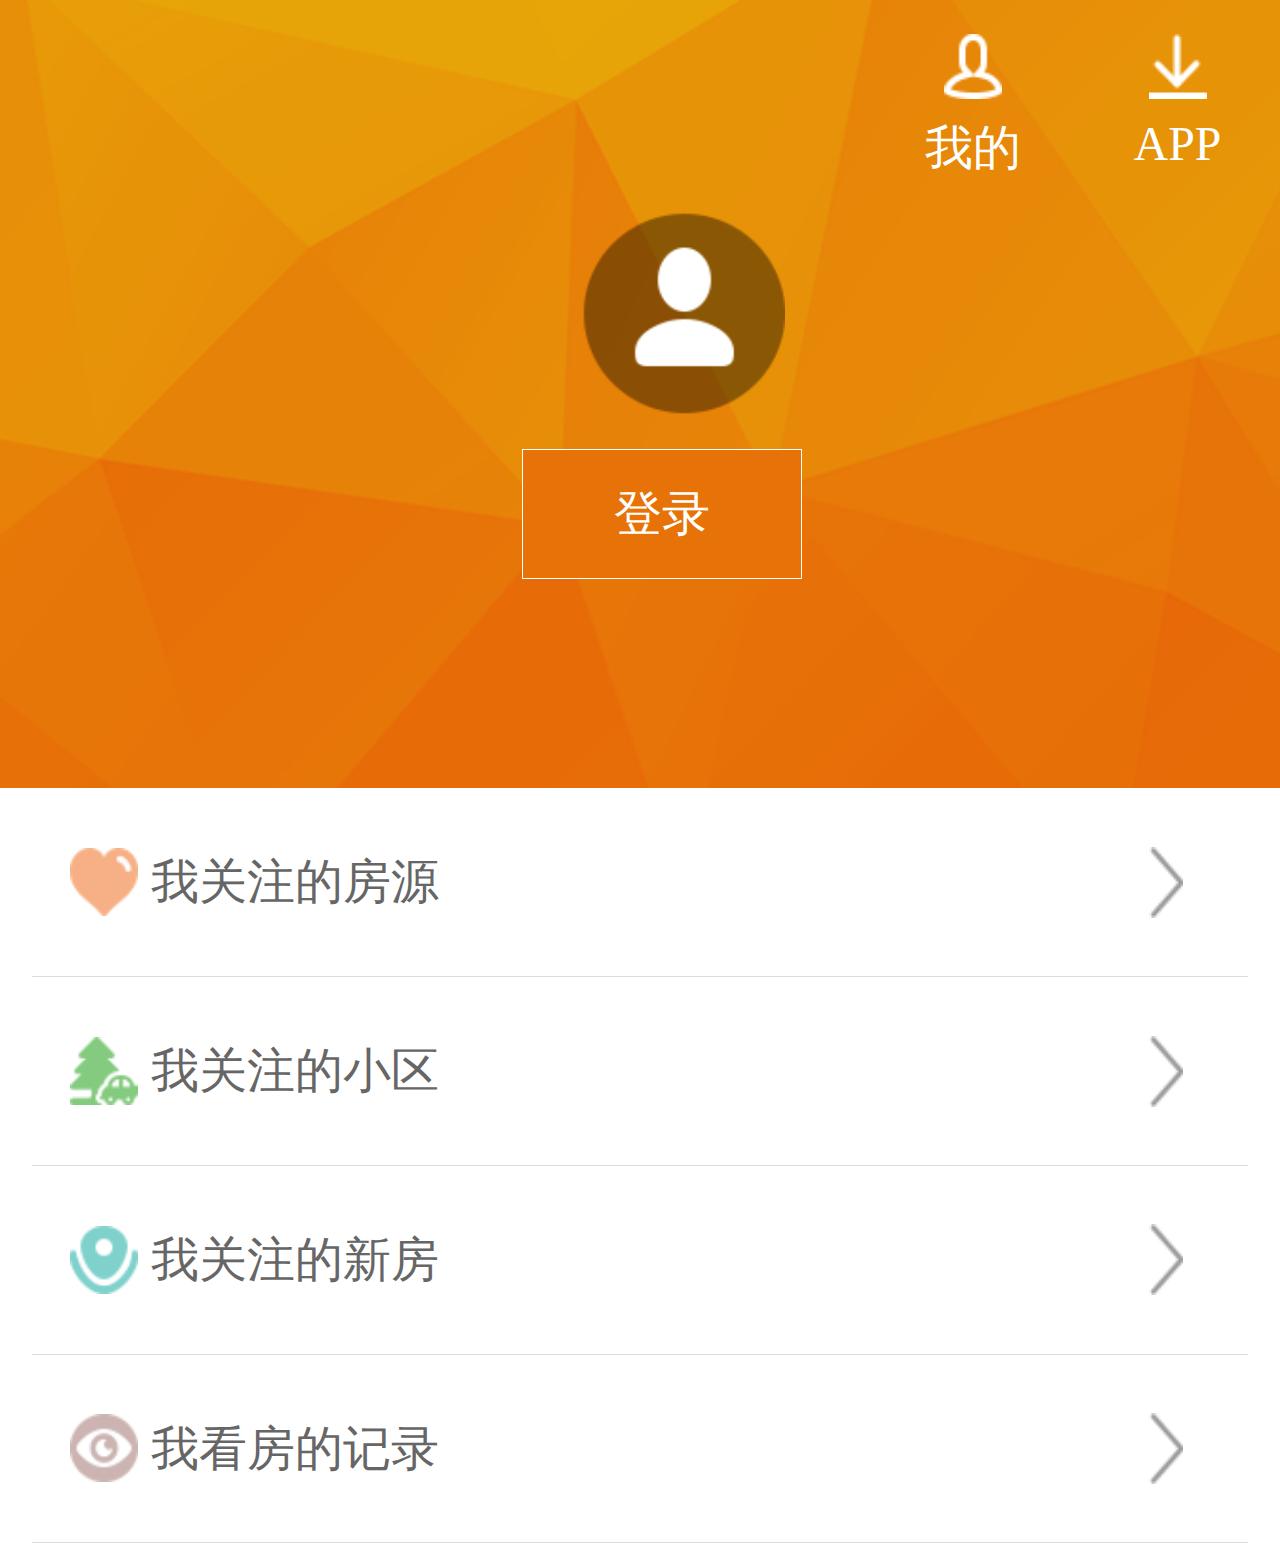
<file: my.html>
<!DOCTYPE html>
<html>

<head>
    <meta charset="UTF-8">
    <meta name="viewport" content="width=device-width, initial-scale=1.0, maximum-scale=1.0, user-scalable=0">
    <meta http-equiv="X-UA-Compatible" content="ie=edge">
    <title>我的</title>
    <link rel="stylesheet" href="./css/my.css">
    <script src="./js/setRem.js"></script>
</head>

<body>
    <header>
        <div class="head">
            <div class="box">
                <img src="./img/my/urse2.png" alt="">
                <a href="./login.html"> <button>登录</button></a>
            </div>
            <p>
                <img src="./img/my/urse.png" alt="">
                我的
            </p>
            <p>
                <img src="./img/my/down.png" alt="">
                APP
            </p>
        </div>
        <ul class="listul">
            <li class="lis1">
                <p>
                    我关注的房源
                </p>
                <span></span>
            </li>


            <li class="lis2">
                <p>
                    我关注的小区
                </p>
                <span></span>
            </li>

            <li class="lis3">
                <p>
                    我关注的新房
                </p>
                <span></span>
            </li>

            <li class="lis4">
                <p>
                    我看房的记录
                </p>
                <span></span>
            </li>
        </ul>
    </header>
</body>

</html>
</file>
<file: css/my.css>
* {
    margin: 0;
    padding: 0;
}

ul {
    list-style: none;
}

a {
    text-decoration: none;
}

html {
    font-size: 6.25%;
}

header {
    width: 100%;
    display: flex;
    justify-content: center;
    flex-direction: column;
}

header>.head {
    width: 100%;
    height: 231rem;
    display: flex;
    justify-content: flex-end;
    align-items: flex-start;
    margin: 0 auto;
    background: url(../img/my/bg1.png) no-repeat;
    background-size: cover;

}

.head>.box>img {
    width: 60rem;
    height: 60rem;
    margin-right: 5rem;
}

.head>p {
    display: flex;
    flex-direction: column;
    width: 60rem;
    height: 70rem;
    align-items: center;
    margin-top: 10rem;
    font-size: 14rem;
    color: white;

}

p>img {
    width: 17rem;
    margin-bottom: 5rem;

}

.box {
    width: 200rem;
    height: 231rem;
    ;
    display: flex;
    justify-content: center;
    align-items: flex-end;
    flex-direction: column;
    padding-right: 20rem;
}

.box>a>button {
    width: 82rem;
    height: 38rem;
    margin-top: 10rem;
    background-color: #E77308;
    border: 1px solid #fff;
    color: #fff;
    font-size: 14rem;
}

.listul {
    width: 95%;
    margin: 0 auto;
    display: flex;
    flex-direction: column;
}

.listul>li {
    width: 100%;
    height: 55rem;
    /* background: yellowgreen; */
    display: flex;
    justify-content: space-between;
    line-height: 55rem;

    border-bottom: 1px solid #dcdcdc;
}


.listul>li>p {
    width: 150rem;
    text-indent: 25rem;
    margin-left: 10rem;
    font-size: 14rem;
    color: #666666;

}

.listul>.lis1>p {
    background: url(../img/my/icon1.png) no-repeat 1rem;
    background-size: 20rem;

}

.listul>.lis2>p {
    background: url(../img/my/icon2.png) no-repeat 1rem;
    background-size: 20rem;
}



.listul>.lis3>p {
    background: url(../img/my/icon3.png) no-repeat 1rem;
    background-size: 20rem;
}

.listul>.lis4>p {
    background: url(../img/my/icon4.png) no-repeat 1rem;
    background-size: 20rem;
}

.listul>li>span {
    width: 30rem;
    text-indent: 20rem;
    background: url(../img/my/right.png) no-repeat 1rem;
    background-size: 10rem;
}
</file>
